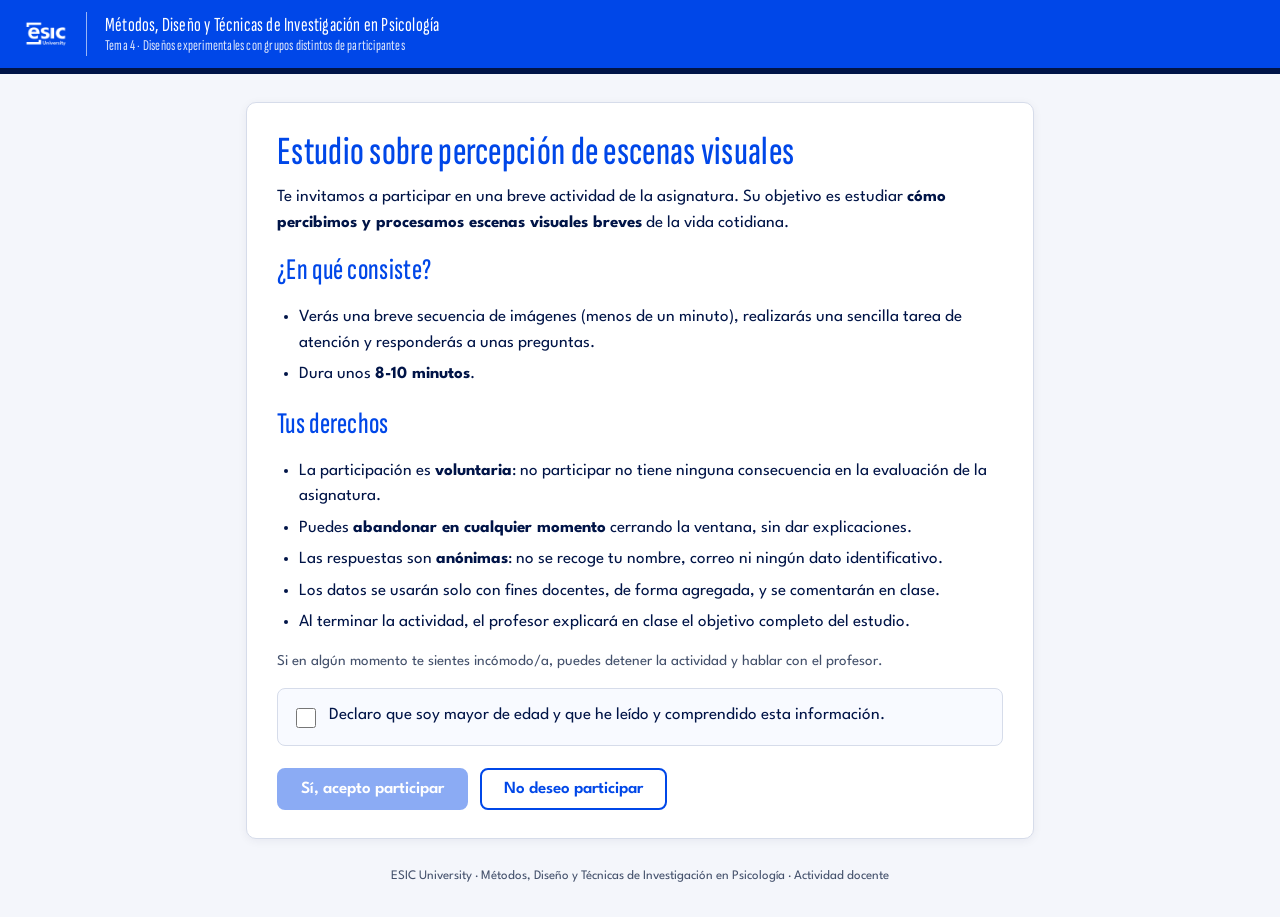
<file: index.html>
<!doctype html>
<html lang="es">
<head>
<meta charset="utf-8">
<meta name="viewport" content="width=device-width,initial-scale=1">
<meta name="robots" content="noindex">
<title>Estudio sobre percepción de escenas · ESIC University</title>
<link rel="icon" href="img/logo-esic-azul.png">
<link rel="stylesheet" href="css/estilos.css">
</head>
<body>

<header class="cabecera">
  <img src="img/logo-esic-blanco.png" alt="ESIC University">
  <div class="sep"></div>
  <div class="asig"><span id="asig"></span><small id="tema"></small></div>
</header>
<div class="franja"></div>

<main id="app">

  <!-- 1. CONSENTIMIENTO INFORMADO -->
  <section id="p-consentimiento" class="tarjeta">
    <h1>Estudio sobre percepción de escenas visuales</h1>
    <p>Te invitamos a participar en una breve actividad de la asignatura. Su objetivo es estudiar
      <strong>cómo percibimos y procesamos escenas visuales breves</strong> de la vida cotidiana.</p>
    <h2>¿En qué consiste?</h2>
    <ul>
      <li>Verás una breve secuencia de imágenes (menos de un minuto), realizarás una sencilla tarea de atención y responderás a unas preguntas.</li>
      <li>Dura unos <strong>8-10 minutos</strong>.</li>
    </ul>
    <h2>Tus derechos</h2>
    <ul>
      <li>La participación es <strong>voluntaria</strong>: no participar no tiene ninguna consecuencia en la evaluación de la asignatura.</li>
      <li>Puedes <strong>abandonar en cualquier momento</strong> cerrando la ventana, sin dar explicaciones.</li>
      <li>Las respuestas son <strong>anónimas</strong>: no se recoge tu nombre, correo ni ningún dato identificativo.</li>
      <li>Los datos se usarán solo con fines docentes, de forma agregada, y se comentarán en clase.</li>
      <li>Al terminar la actividad, el profesor explicará en clase el objetivo completo del estudio.</li>
    </ul>
    <p class="nota">Si en algún momento te sientes incómodo/a, puedes detener la actividad y hablar con el profesor.</p>

    <label class="check"><input type="checkbox" id="chk-edad">
      <span>Declaro que soy mayor de edad y que he leído y comprendido esta información.</span></label>

    <div class="botones">
      <button id="btn-acepto" disabled>Sí, acepto participar</button>
      <button id="btn-rechazo" class="secundario">No deseo participar</button>
    </div>
  </section>

  <!-- 1b. NO ACEPTA -->
  <section id="p-rechazo" class="tarjeta oculto">
    <h1>Gracias por tu tiempo</h1>
    <p>Has decidido no participar. No se ha guardado ningún dato. Ya puedes cerrar esta ventana.</p>
  </section>

  <!-- 2. INSTRUCCIONES -->
  <section id="p-instrucciones" class="tarjeta oculto">
    <h1>Instrucciones</h1>
    <ul>
      <li>Busca un <strong>entorno tranquilo</strong>, sin ruidos ni interrupciones. Silencia el móvil y las notificaciones.</li>
      <li>Usa preferiblemente un <strong>ordenador o tableta</strong> y sube el brillo de la pantalla.</li>
      <li>Las imágenes se mostrarán a <strong>pantalla completa</strong>, durante unos pocos segundos cada una, y
        <strong>avanzarán solas</strong>. No podrás pausarlas ni volver atrás.</li>
      <li>Mira las imágenes con atención, como si fueras un observador de la escena.</li>
      <li>No cambies de pestaña ni de ventana durante la actividad.</li>
    </ul>
    <p class="nota" id="precarga">Cargando imágenes…</p>
    <div class="botones"><button id="btn-empezar" disabled>Estoy listo/a: empezar</button></div>
  </section>

  <!-- 3. TAREA DISTRACTORA -->
  <section id="p-distractora" class="tarjeta oculto">
    <h2>Tarea de atención</h2>
    <p>Pulsa el botón del <strong>color de la tinta</strong> en que está escrita la palabra (no lo que dice la palabra).
      Intenta ser rápido/a y preciso/a. Dura un minuto.</p>
    <div class="stroop-palabra" id="stroop-palabra" aria-live="polite"></div>
    <div class="stroop-botones" id="stroop-botones"></div>
    <div class="barra"><div id="stroop-barra"></div></div>
  </section>

  <!-- 4. CUESTIONARIO -->
  <section id="p-cuestionario" class="tarjeta oculto">
    <h2>Preguntas sobre las imágenes</h2>
    <p class="nota">Responde a todas las preguntas. Si no estás seguro/a, elige la respuesta que te parezca más probable
      e indica tu grado de seguridad (1 = estoy adivinando, 5 = muy seguro/a).</p>
    <form id="form-preguntas" novalidate></form>
    <div class="botones"><button id="btn-continuar-final">Continuar</button></div>
  </section>

  <!-- 5. PREGUNTAS FINALES -->
  <section id="p-finales" class="tarjeta oculto">
    <h2>Para terminar</h2>
    <form id="form-finales" novalidate></form>
    <div class="botones"><button id="btn-enviar">Enviar respuestas</button></div>
  </section>

  <!-- 6. FIN -->
  <section id="p-fin" class="tarjeta oculto">
    <h1>¡Muchas gracias por participar!</h1>
    <p id="estado-envio" class="nota">Enviando respuestas…</p>
    <p>Por favor, <strong>no comentes con tus compañeros</strong> las imágenes ni las preguntas hasta que el profesor lo indique:
      podría afectar a sus respuestas.</p>
    <p>En clase explicaremos el objetivo completo del estudio y analizaremos juntos los resultados.</p>
    <p class="nota">Código anónimo de participación: <strong id="codigo"></strong></p>
  </section>

  <section id="p-repetido" class="tarjeta oculto">
    <h1>Actividad ya realizada</h1>
    <p>Desde este navegador ya se ha completado (o iniciado) la actividad. Para que los resultados sean válidos,
      cada persona debe participar una sola vez. Gracias.</p>
  </section>
</main>

<div id="visor" aria-hidden="true"></div>

<p class="pie">ESIC University · <span id="pie-asig"></span> · Actividad docente</p>

<script src="js/config.js"></script>
<script src="js/experimento.js"></script>
</body>
</html>
</file>
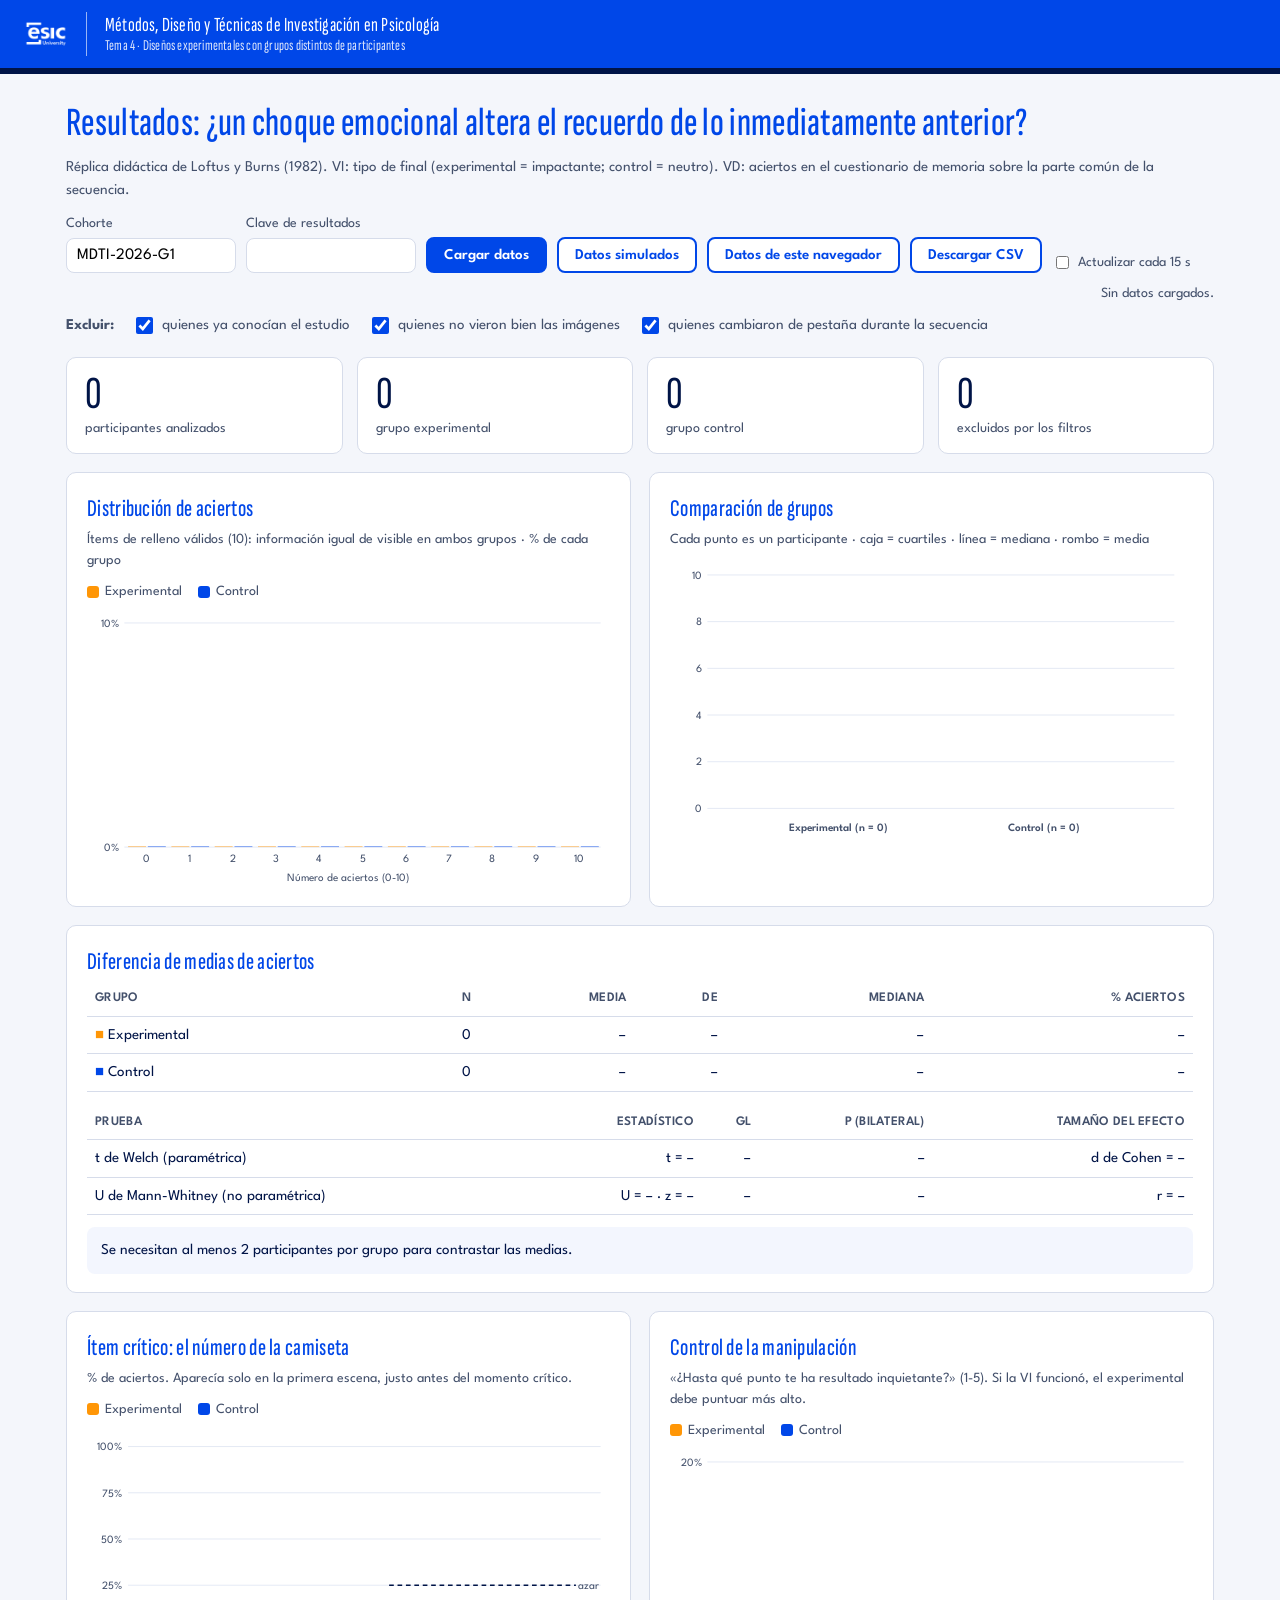
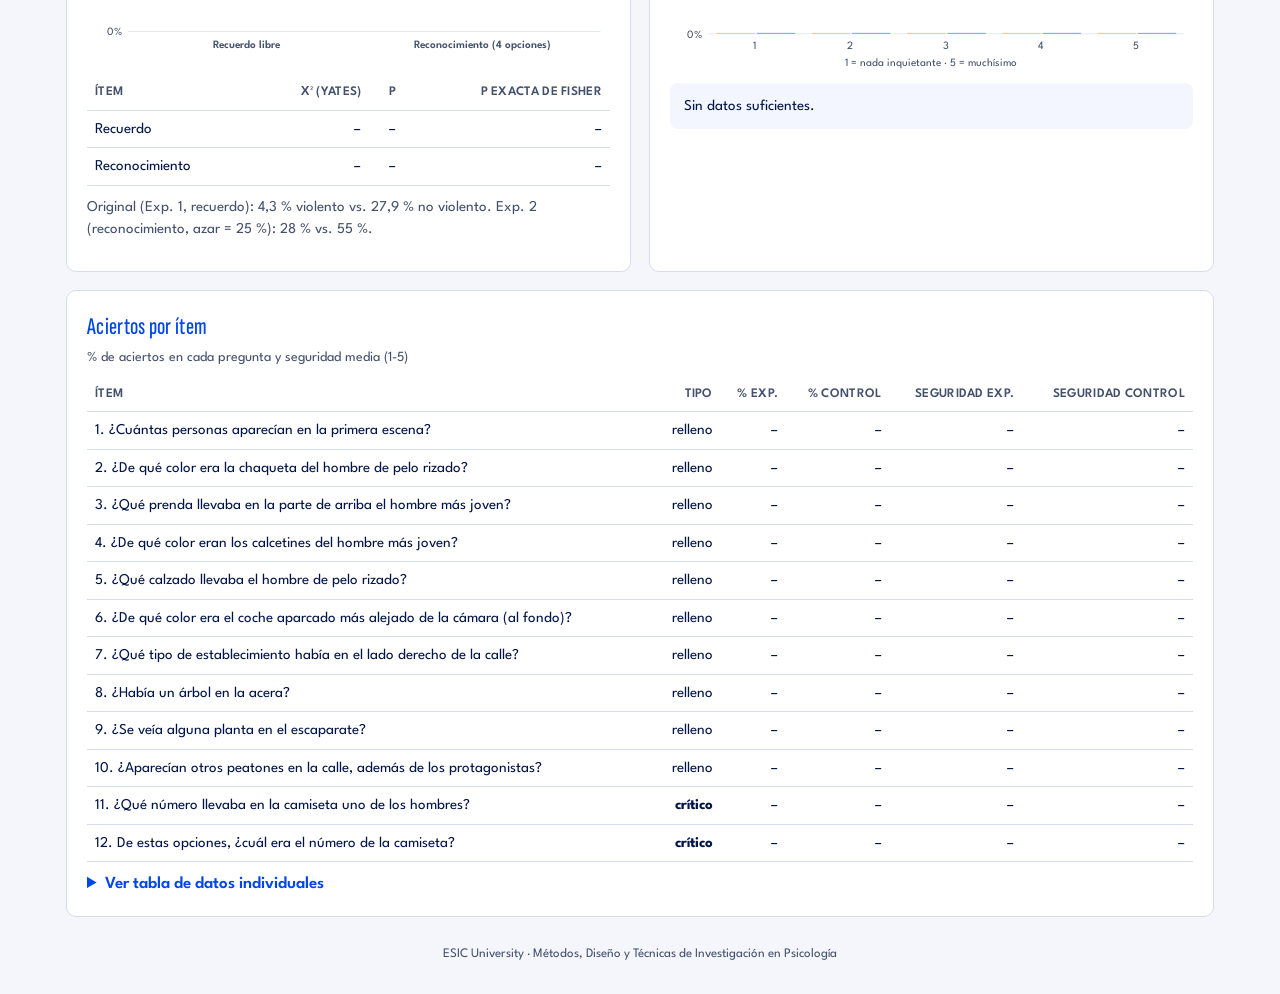
<file: resultados.html>
<!doctype html>
<html lang="es">
<head>
<meta charset="utf-8">
<meta name="viewport" content="width=device-width,initial-scale=1">
<meta name="robots" content="noindex">
<title>Resultados · Réplica Loftus y Burns (1982)</title>
<link rel="icon" href="img/logo-esic-azul.png">
<link rel="stylesheet" href="css/estilos.css">
<style>
  main{max-width:1180px}
  .controles{display:flex;flex-wrap:wrap;gap:10px;align-items:flex-end;margin-bottom:10px}
  .controles label{display:flex;flex-direction:column;font-size:14px;color:var(--texto2);gap:4px}
  .controles input[type=text],.controles input[type=password]{font-family:var(--cuerpo);font-size:16px;padding:9px 10px;border:1px solid var(--borde);border-radius:8px;width:170px}
  .controles button{padding:9px 16px;font-size:15px}
  .filtros{display:flex;flex-wrap:wrap;gap:18px;font-size:15px;color:var(--texto2);margin:6px 0 20px}
  .filtros label{display:flex;gap:6px;align-items:center}
  .filtros input{accent-color:var(--azul);width:17px;height:17px}
  .tiles{display:grid;grid-template-columns:repeat(4,1fr);gap:14px;margin-bottom:18px}
  .tile{background:#fff;border:1px solid var(--borde);border-radius:10px;padding:14px 18px}
  .tile .v{font-family:var(--titulo);font-size:46px;line-height:1;color:var(--marino)}
  .tile .e{font-size:14px;color:var(--texto2)}
  .rejilla{display:grid;grid-template-columns:1fr 1fr;gap:18px;margin-bottom:18px}
  .panel{background:#fff;border:1px solid var(--borde);border-radius:10px;padding:18px 20px;position:relative}
  .panel h2{font-size:24px;margin-bottom:2px}
  .panel .sub{font-size:14px;color:var(--texto2);margin-bottom:10px}
  .leyenda{display:flex;gap:16px;font-size:14px;color:var(--texto2);margin-bottom:6px}
  .leyenda span{display:flex;align-items:center;gap:6px}
  .leyenda i{width:12px;height:12px;border-radius:3px;display:inline-block}
  svg{width:100%;height:auto;display:block;font-family:var(--cuerpo)}
  svg text{fill:#43506B;font-size:12px}
  .tabla{width:100%;border-collapse:collapse;font-size:15px}
  .tabla th,.tabla td{padding:7px 8px;border-bottom:1px solid var(--borde);text-align:right}
  .tabla th:first-child,.tabla td:first-child{text-align:left}
  .tabla th{color:var(--texto2);font-weight:600;font-size:13px;text-transform:uppercase;letter-spacing:.3px}
  .interpreta{background:#F3F6FE;border-radius:8px;padding:12px 14px;font-size:15px;margin-top:12px}
  .sig{color:var(--ok);font-weight:700}.nosig{color:var(--texto2);font-weight:700}
  #tip{position:fixed;pointer-events:none;background:var(--marino);color:#fff;font-size:13px;padding:7px 10px;border-radius:6px;display:none;z-index:99;max-width:260px}
  details{margin-top:10px}summary{cursor:pointer;color:var(--azul);font-weight:600}
  .scroll{overflow:auto;max-height:420px;margin-top:10px}
  .scroll table{font-size:12px;white-space:nowrap}
  .estado{font-size:14px;color:var(--texto2);margin-left:auto}
  @media (max-width:860px){.rejilla{grid-template-columns:1fr}.tiles{grid-template-columns:repeat(2,1fr)}}
</style>
</head>
<body>
<header class="cabecera">
  <img src="img/logo-esic-blanco.png" alt="ESIC University">
  <div class="sep"></div>
  <div class="asig"><span id="asig"></span><small id="tema"></small></div>
</header>
<div class="franja"></div>

<main>
  <h1>Resultados: ¿un choque emocional altera el recuerdo de lo inmediatamente anterior?</h1>
  <p class="nota">Réplica didáctica de Loftus y Burns (1982). VI: tipo de final (experimental = impactante; control = neutro).
    VD: aciertos en el cuestionario de memoria sobre la parte común de la secuencia.</p>

  <div class="controles">
    <label>Cohorte<input type="text" id="cohorte"></label>
    <label>Clave de resultados<input type="password" id="clave" autocomplete="off"></label>
    <button id="btn-cargar">Cargar datos</button>
    <button id="btn-demo" class="secundario">Datos simulados</button>
    <button id="btn-local" class="secundario">Datos de este navegador</button>
    <button id="btn-csv" class="secundario">Descargar CSV</button>
    <label style="flex-direction:row;align-items:center;gap:6px"><input type="checkbox" id="auto"> Actualizar cada 15 s</label>
    <span class="estado" id="estado">Sin datos cargados.</span>
  </div>
  <div class="filtros">
    <strong>Excluir:</strong>
    <label><input type="checkbox" id="f-conocia" checked> quienes ya conocían el estudio</label>
    <label><input type="checkbox" id="f-condiciones" checked> quienes no vieron bien las imágenes</label>
    <label><input type="checkbox" id="f-pestana" checked> quienes cambiaron de pestaña durante la secuencia</label>
  </div>

  <div class="tiles">
    <div class="tile"><div class="v" id="t-n">–</div><div class="e">participantes analizados</div></div>
    <div class="tile"><div class="v" id="t-ne">–</div><div class="e">grupo experimental</div></div>
    <div class="tile"><div class="v" id="t-nc">–</div><div class="e">grupo control</div></div>
    <div class="tile"><div class="v" id="t-exc">–</div><div class="e">excluidos por los filtros</div></div>
  </div>

  <div class="rejilla">
    <section class="panel">
      <h2>Distribución de aciertos</h2>
      <div class="sub" id="sub-hist">Ítems de relleno válidos (información igual de visible en ambos grupos)</div>
      <div class="leyenda"><span><i style="background:#FF9606"></i>Experimental</span><span><i style="background:#0047E8"></i>Control</span></div>
      <div id="g-hist"></div>
    </section>
    <section class="panel">
      <h2>Comparación de grupos</h2>
      <div class="sub">Cada punto es un participante · caja = cuartiles · línea = mediana · rombo = media</div>
      <div id="g-caja"></div>
    </section>
  </div>

  <section class="panel" style="margin-bottom:18px">
    <h2>Diferencia de medias de aciertos</h2>
    <table class="tabla" id="tab-desc"></table>
    <table class="tabla" id="tab-pruebas" style="margin-top:14px"></table>
    <div class="interpreta" id="interp"></div>
  </section>

  <div class="rejilla">
    <section class="panel">
      <h2>Ítem crítico: el número de la camiseta</h2>
      <div class="sub">% de aciertos. Aparecía solo en la primera escena, justo antes del momento crítico.</div>
      <div class="leyenda"><span><i style="background:#FF9606"></i>Experimental</span><span><i style="background:#0047E8"></i>Control</span></div>
      <div id="g-critico"></div>
      <table class="tabla" id="tab-critico" style="margin-top:8px"></table>
      <p class="nota" style="margin-top:10px">Original (Exp. 1, recuerdo): 4,3 % violento vs. 27,9 % no violento.
        Exp. 2 (reconocimiento, azar = 25 %): 28 % vs. 55 %.</p>
    </section>
    <section class="panel">
      <h2>Control de la manipulación</h2>
      <div class="sub">«¿Hasta qué punto te ha resultado inquietante?» (1-5). Si la VI funcionó, el experimental debe puntuar más alto.</div>
      <div class="leyenda"><span><i style="background:#FF9606"></i>Experimental</span><span><i style="background:#0047E8"></i>Control</span></div>
      <div id="g-malestar"></div>
      <div class="interpreta" id="interp-malestar"></div>
    </section>
  </div>

  <section class="panel">
    <h2>Aciertos por ítem</h2>
    <div class="sub">% de aciertos en cada pregunta y seguridad media (1-5)</div>
    <table class="tabla" id="tab-items"></table>
    <details><summary>Ver tabla de datos individuales</summary><div class="scroll" id="crudos"></div></details>
  </section>
</main>
<div id="tip"></div>
<p class="pie">ESIC University · <span id="pie-asig"></span></p>

<script src="js/config.js"></script>
<script src="js/estadistica.js"></script>
<script src="js/resultados.js"></script>
</body>
</html>
</file>
<file: css/estilos.css>
/* Estilos ESIC University — azul #0047E8, marino #001447, naranja #FF9606 */
@import url('https://fonts.googleapis.com/css2?family=League+Spartan:wght@400;600;700&family=Sofia+Sans+Extra+Condensed:wght@500;600&display=swap');

:root{
  --azul:#0047E8; --marino:#001447; --naranja:#FF9606;
  --fondo:#F4F6FB; --tarjeta:#FFFFFF; --texto:#001447; --texto2:#43506B; --borde:#D6DCEA;
  --ok:#1B7F3B; --error:#B3261E;
  --titulo:'Sofia Sans Extra Condensed','Arial Narrow',Arial,sans-serif;
  --cuerpo:'League Spartan',Arial,Helvetica,sans-serif;
}
*{box-sizing:border-box}
html,body{margin:0;padding:0}
body{background:var(--fondo);color:var(--texto);font-family:var(--cuerpo);font-size:17px;line-height:1.5}

/* Cabecera */
.cabecera{background:var(--azul);color:#fff;display:flex;align-items:center;gap:18px;padding:12px 24px}
.cabecera img{height:44px;width:auto}
.cabecera .sep{width:1px;align-self:stretch;background:rgba(255,255,255,.6)}
.cabecera .asig{font-family:var(--titulo);font-size:20px;line-height:1.15;letter-spacing:.2px}
.cabecera .asig small{display:block;font-size:15px;opacity:.85}
.franja{height:6px;background:var(--marino)}

main{max-width:820px;margin:28px auto;padding:0 16px}
.tarjeta{background:var(--tarjeta);border:1px solid var(--borde);border-radius:10px;padding:28px 30px;box-shadow:0 2px 10px rgba(0,20,71,.06)}
h1,h2{font-family:var(--titulo);font-weight:500;color:var(--azul);letter-spacing:.3px;margin:0 0 12px}
h1{font-size:40px;line-height:1.05}
h2{font-size:30px}
p{margin:0 0 12px}
.nota{color:var(--texto2);font-size:15px}
ul{margin:0 0 14px;padding-left:22px}
li{margin-bottom:6px}

/* Botones */
.botones{display:flex;gap:12px;flex-wrap:wrap;margin-top:22px}
button,.boton{font-family:var(--cuerpo);font-size:17px;font-weight:600;border-radius:8px;border:2px solid var(--azul);padding:11px 22px;cursor:pointer;background:var(--azul);color:#fff;transition:background .15s}
button:hover{background:#0038B8}
button.secundario{background:#fff;color:var(--azul)}
button.secundario:hover{background:#EEF2FD}
button:disabled{opacity:.45;cursor:not-allowed}
button:focus-visible,input:focus-visible{outline:3px solid var(--naranja);outline-offset:2px}

/* Consentimiento */
.check{display:flex;gap:10px;align-items:flex-start;margin:16px 0;padding:14px;border:1px solid var(--borde);border-radius:8px;background:#F8FAFF}
.check input{margin-top:5px;width:20px;height:20px;accent-color:var(--azul)}

/* Presentación de estímulos: pantalla completa, sin controles */
#visor{position:fixed;inset:0;background:#000;display:none;align-items:center;justify-content:center;z-index:50;cursor:none;user-select:none}
#visor img{max-width:100vw;max-height:100vh;object-fit:contain;pointer-events:none;-webkit-user-drag:none}
#visor .cuenta{color:#fff;font-family:var(--titulo);font-size:120px}
#visor .punto{color:#fff;font-size:60px}

/* Tarea distractora */
.stroop-palabra{font-family:var(--titulo);font-size:72px;text-align:center;margin:26px 0;letter-spacing:2px;min-height:90px}
.stroop-botones{display:grid;grid-template-columns:repeat(4,1fr);gap:10px}
.stroop-botones button{padding:16px 6px}
.barra{height:8px;background:#E3E8F4;border-radius:4px;overflow:hidden;margin-top:18px}
.barra div{height:100%;background:var(--azul);width:0}

/* Cuestionario */
.pregunta{border-top:1px solid var(--borde);padding:18px 0}
.pregunta:first-of-type{border-top:0}
.pregunta .enunciado{font-weight:600;margin-bottom:10px}
.pregunta .num{display:inline-block;min-width:28px;color:var(--azul);font-family:var(--titulo);font-size:22px}
.opciones{display:flex;flex-direction:column;gap:6px}
.opciones.fila{flex-direction:row;flex-wrap:wrap}
.opcion{display:flex;align-items:center;gap:10px;padding:9px 12px;border:1px solid var(--borde);border-radius:8px;cursor:pointer;background:#fff}
.opcion:hover{border-color:var(--azul)}
.opcion input{width:18px;height:18px;accent-color:var(--azul)}
.opcion:has(input:checked){border-color:var(--azul);background:#EEF2FD}
input[type=number]{font-family:var(--cuerpo);font-size:20px;width:130px;padding:8px 10px;border:1px solid var(--borde);border-radius:8px}
.confianza{margin-top:12px;font-size:15px;color:var(--texto2)}
.confianza .opciones{margin-top:6px}
.confianza .opcion{padding:6px 12px}
.escala-etq{display:flex;justify-content:space-between;font-size:14px;color:var(--texto2);max-width:420px;margin-top:4px}
.aviso{color:var(--error);font-size:15px;margin-top:8px;display:none}
.falta .aviso{display:block}
.falta{background:#FFF6F5}

.pie{max-width:820px;margin:0 auto 30px;padding:0 16px;color:var(--texto2);font-size:13px;text-align:center}
.oculto{display:none!important}

@media (max-width:600px){
  .cabecera{padding:10px 14px;gap:12px}.cabecera img{height:34px}.cabecera .asig{font-size:16px}
  .tarjeta{padding:20px 18px}h1{font-size:32px}
  .stroop-botones{grid-template-columns:repeat(2,1fr)}
}
</file>
